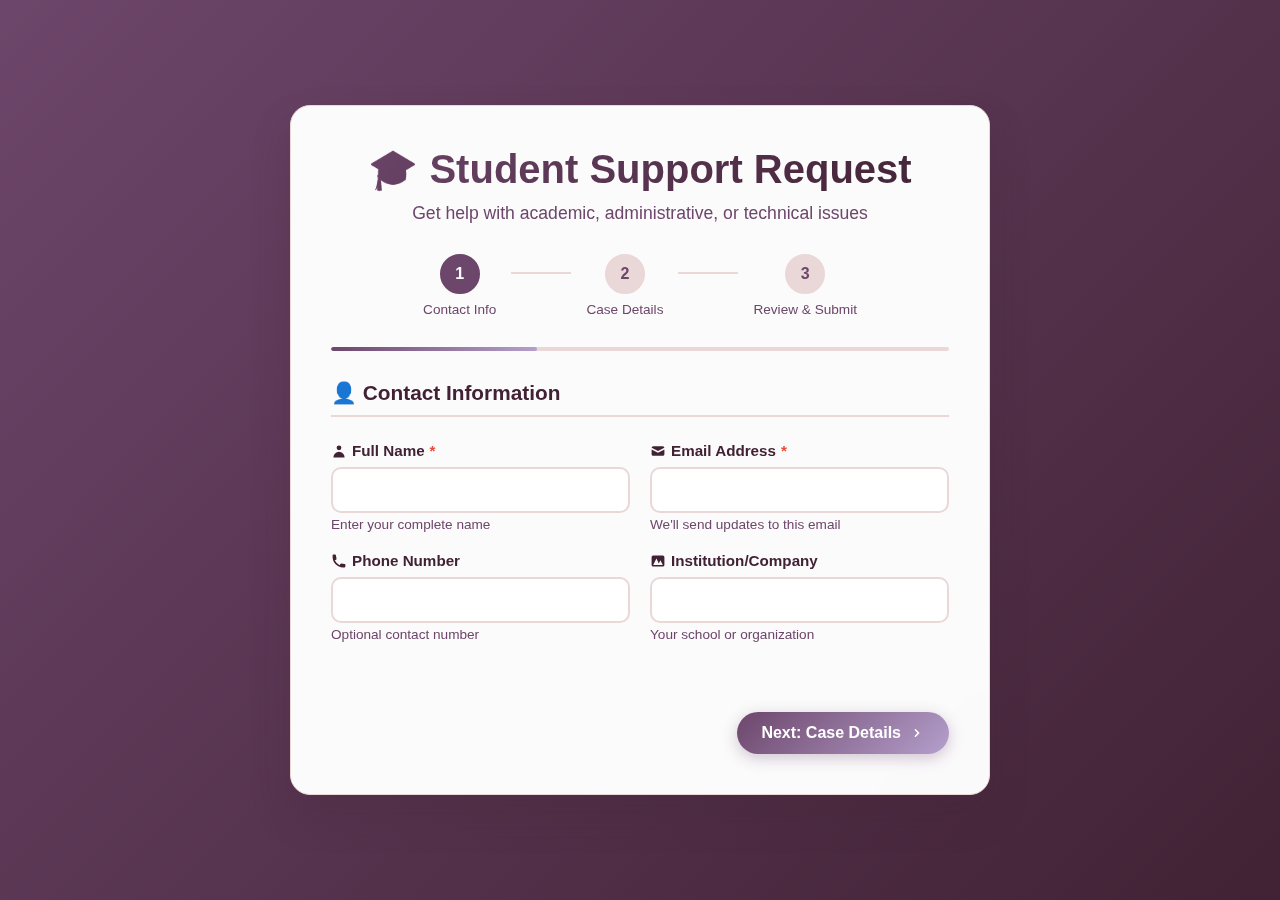
<file: index.html>
<!DOCTYPE html>
<html lang="en">
<head>
    <meta charset="UTF-8">
    <meta name="viewport" content="width=device-width, initial-scale=1.0">
    <title>Student Support Case Form</title>
    <link rel="stylesheet" href="style.css">
</head>
<body>
    <div class="container">
        <div class="header">
            <h1>🎓 Student Support Request</h1>
            <p>Get help with academic, administrative, or technical issues</p>
        </div>

        <!-- Step Indicator -->
        <div class="step-indicator">
            <div class="step active" data-step="1">
                <div class="step-number">1</div>
                <div class="step-title">Contact Info</div>
            </div>
            <div class="step-connector"></div>
            <div class="step" data-step="2">
                <div class="step-number">2</div>
                <div class="step-title">Case Details</div>
            </div>
            <div class="step-connector"></div>
            <div class="step" data-step="3">
                <div class="step-number">3</div>
                <div class="step-title">Review & Submit</div>
            </div>
        </div>

        <div class="progress-bar">
            <div class="progress-fill" id="progressFill"></div>
        </div>

        <form action="https://webto.salesforce.com/servlet/servlet.WebToCase?encoding=UTF-8&orgId=00DNS00000QWoKT" method="POST" id="caseForm">
            <input type="hidden" name="orgid" value="00DNS00000QWoKT">
            <input type="hidden" name="retURL" value="https://rykuzz.github.io/Beeversity-webToCase/success.html">
            <input type="hidden" id="external" name="external" value="1">

            <!-- Step 1: Contact Information -->
            <div class="form-step active" id="step1">
                <div class="form-section">
                    <div class="section-title">
                        👤 Contact Information
                    </div>
                    <div class="form-grid">
                        <div class="form-group">
                            <label for="name" class="required">
                                <svg class="icon" viewBox="0 0 20 20">
                                    <path d="M10 9a3 3 0 100-6 3 3 0 000 6zm-7 9a7 7 0 1114 0H3z"/>
                                </svg>
                                Full Name
                            </label>
                            <input type="text" id="name" name="name" maxlength="80" required>
                            <div class="field-info">Enter your complete name</div>
                        </div>

                        <div class="form-group">
                            <label for="email" class="required">
                                <svg class="icon" viewBox="0 0 20 20">
                                    <path d="M2.003 5.884L10 9.882l7.997-3.998A2 2 0 0016 4H4a2 2 0 00-1.997 1.884z"/>
                                    <path d="M18 8.118l-8 4-8-4V14a2 2 0 002 2h12a2 2 0 002-2V8.118z"/>
                                </svg>
                                Email Address
                            </label>
                            <input type="email" id="email" name="email" maxlength="80" required>
                            <div class="field-info">We'll send updates to this email</div>
                        </div>

                        <div class="form-group">
                            <label for="phone">
                                <svg class="icon" viewBox="0 0 20 20">
                                    <path d="M2 3a1 1 0 011-1h2.153a1 1 0 01.986.836l.74 4.435a1 1 0 01-.54 1.06l-1.548.773a11.037 11.037 0 006.105 6.105l.774-1.548a1 1 0 011.059-.54l4.435.74a1 1 0 01.836.986V17a1 1 0 01-1 1h-2C7.82 18 2 12.18 2 5V3z"/>
                                </svg>
                                Phone Number
                            </label>
                            <input type="text" id="phone" name="phone" maxlength="40">
                            <div class="field-info">Optional contact number</div>
                        </div>

                        <div class="form-group">
                            <label for="company">
                                <svg class="icon" viewBox="0 0 20 20">
                                    <path d="M4 3a2 2 0 00-2 2v10a2 2 0 002 2h12a2 2 0 002-2V5a2 2 0 00-2-2H4zm12 12H4l4-8 3 6 2-4 3 6z"/>
                                </svg>
                                Institution/Company
                            </label>
                            <input type="text" id="company" name="company" maxlength="80">
                            <div class="field-info">Your school or organization</div>
                        </div>

                    </div>
                </div>

                <div class="step-navigation">
                    <button type="button" class="nav-btn next-btn" id="nextStep1">
                        Next: Case Details 
                        <svg class="icon" viewBox="0 0 20 20">
                            <path d="M7.293 14.707a1 1 0 010-1.414L10.586 10 7.293 6.707a1 1 0 011.414-1.414l4 4a1 1 0 010 1.414l-4 4a1 1 0 01-1.414 0z"/>
                        </svg>
                    </button>
                </div>
            </div>

            <!-- Step 2: Case Details -->
            <div class="form-step" id="step2">
                <div class="form-section">
                    <div class="section-title">
                        🎯 Case Details
                    </div>
                    <div class="form-grid">
                        <div class="form-group">
                            <label for="recordType" class="required">Department Category</label>
                            <select id="recordType" name="recordType" required>
                                <option value="">Select department...</option>
                                <option value="012NS0000086hDl">📚 Academic & Student Affairs</option>
                                <option value="012NS0000086hC9">💰 Finance & Administration</option>
                                <option value="012NS0000086ez3">💻 IT Support Request</option>
                                <option value="012NS000006eYp7">📋 General Inquiry</option>
                            </select>
                            <div class="field-info">Choose the most relevant department</div>
                        </div>

                        <div class="form-group">
                            <label for="type" class="required">Request Type</label>
                            <select id="type" name="type" required>
                                <option value="">Select type...</option>
                                <option value="Question">❓ Question</option>
                                <option value="Problem">⚠️ Problem</option>
                                <option value="Request">📝 Request</option>
                                <option value="Payment Issue">💳 Payment Issue</option>
                                <option value="Grade Dispute">📊 Grade Dispute</option>
                                <option value="Guidance">🧭 Guidance</option>
                                <option value="Other">📋 Other</option>
                            </select>
                        </div>

                        <div class="form-group">
                            <label for="reason" class="required">Specific Issue</label>
                            <select id="reason" name="reason" required>
                                <option value="">Select issue...</option>
                                <optgroup label="🔐 Account & Access">
                                    <option value="Password Reset">Password Reset</option>
                                    <option value="Student Portal Access">Student Portal Access</option>
                                    <option value="Student ID Card Replacement">Student ID Card Replacement</option>
                                </optgroup>
                                <optgroup label="💻 Technical Support">
                                    <option value="Network Connectivity">Network Connectivity</option>
                                    <option value="Hardware Issue">Hardware Issue</option>
                                    <option value="Software Installation">Software Installation</option>
                                </optgroup>
                                <optgroup label="📚 Academic Services">
                                    <option value="Course Registration">Course Registration</option>
                                    <option value="Grade Inquiry">Grade Inquiry</option>
                                    <option value="Academic Advising">Academic Advising</option>
                                    <option value="Transcript Request">Transcript Request</option>
                                </optgroup>
                                <optgroup label="💰 Financial Services">
                                    <option value="Tuition Fee Inquiry">Tuition Fee Inquiry</option>
                                    <option value="Scholarship Application">Scholarship Application</option>
                                </optgroup>
                                <optgroup label="📋 Other">
                                    <option value="Other">Other</option>
                                </optgroup>
                            </select>
                        </div>

                        <div class="form-group">
                            <label for="priority" class="required">Priority Level</label>
                            <select id="priority" name="priority" required style="display: none;">
                                <option value="">Select priority...</option>
                                <option value="Critical">Critical</option>
                                <option value="Urgent">Urgent</option>
                                <option value="High">High</option>
                                <option value="Medium">Medium</option>
                                <option value="Normal">Normal</option>
                                <option value="Low">Low</option>
                            </select>
                            <div class="priority-badges">
                                <div class="priority-badge critical" data-value="Critical">🚨 Critical</div>
                                <div class="priority-badge urgent" data-value="Urgent">⚡ Urgent</div>
                                <div class="priority-badge high" data-value="High">🔴 High</div>
                                <div class="priority-badge medium" data-value="Medium">🟡 Medium</div>
                                <div class="priority-badge normal" data-value="Normal">🟢 Normal</div>
                                <div class="priority-badge low" data-value="Low">⚪ Low</div>
                            </div>
                        </div>

                        <div class="form-group full-width">
                            <label for="subject" class="required">
                                <svg class="icon" viewBox="0 0 20 20">
                                    <path d="M3 4a1 1 0 011-1h12a1 1 0 011 1v2a1 1 0 01-1 1H4a1 1 0 01-1-1V4zM3 10a1 1 0 011-1h6a1 1 0 011 1v6a1 1 0 01-1 1H4a1 1 0 01-1-1v-6zM14 9a1 1 0 00-1 1v6a1 1 0 001 1h2a1 1 0 001-1v-6a1 1 0 00-1-1h-2z"/>
                                </svg>
                                Subject
                            </label>
                            <input type="text" id="subject" name="subject" maxlength="80" placeholder="Brief summary of your issue..." required>
                        </div>

                        <div class="form-group full-width">
                            <label for="description" class="required">
                                <svg class="icon" viewBox="0 0 20 20">
                                    <path d="M3 5a2 2 0 012-2h10a2 2 0 012 2v8a2 2 0 01-2 2h-3.22l-2.32 2.32a1 1 0 01-1.42 0L5.72 15H5a2 2 0 01-2-2V5z"/>
                                </svg>
                                Detailed Description
                            </label>
                            <textarea name="description" id="description" placeholder="Please provide detailed information about your issue, including steps to reproduce, error messages, and any other relevant details..." required></textarea>
                            <div class="field-info">The more details you provide, the better we can help you</div>
                        </div>
                    </div>
                </div>

                <div class="step-navigation">
                    <button type="button" class="nav-btn back-btn" id="backStep2">
                        <svg class="icon" viewBox="0 0 20 20">
                            <path d="M12.707 5.293a1 1 0 010 1.414L9.414 10l3.293 3.293a1 1 0 01-1.414 1.414l-4-4a1 1 0 010-1.414l4-4a1 1 0 011.414 0z"/>
                        </svg>
                        Back
                    </button>
                    <button type="button" class="nav-btn next-btn" id="nextStep2">
                        Next: Review
                        <svg class="icon" viewBox="0 0 20 20">
                            <path d="M7.293 14.707a1 1 0 010-1.414L10.586 10 7.293 6.707a1 1 0 011.414-1.414l4 4a1 1 0 010 1.414l-4 4a1 1 0 01-1.414 0z"/>
                        </svg>
                    </button>
                </div>
            </div>

            <!-- Step 3: Review & Submit -->
            <div class="form-step" id="step3">
                <div class="form-section">
                    <div class="section-title">
                        📋 Review Your Information
                    </div>
                    
                    <div class="review-section">
                        <h4>Contact Information</h4>
                        <div class="review-grid">
                            <div class="review-item">
                                <strong>Name:</strong> <span id="review-name"></span>
                            </div>
                            <div class="review-item">
                                <strong>Email:</strong> <span id="review-email"></span>
                            </div>
                            <div class="review-item">
                                <strong>Phone:</strong> <span id="review-phone"></span>
                            </div>
                            <div class="review-item">
                                <strong>Institution:</strong> <span id="review-company"></span>
                            </div>
                        </div>
                    </div>

                    <div class="review-section">
                        <h4>Case Details</h4>
                        <div class="review-grid">
                            <div class="review-item">
                                <strong>Department:</strong> <span id="review-recordType"></span>
                            </div>
                            <div class="review-item">
                                <strong>Type:</strong> <span id="review-type"></span>
                            </div>
                            <div class="review-item">
                                <strong>Issue:</strong> <span id="review-reason"></span>
                            </div>
                            <div class="review-item">
                                <strong>Priority:</strong> <span id="review-priority"></span>
                            </div>
                            <div class="review-item full-width">
                                <strong>Subject:</strong> <span id="review-subject"></span>
                            </div>
                            <div class="review-item full-width">
                                <strong>Description:</strong> <span id="review-description"></span>
                            </div>
                        </div>
                    </div>
                </div>

                <div class="step-navigation">
                    <button type="button" class="nav-btn back-btn" id="backStep3">
                        <svg class="icon" viewBox="0 0 20 20">
                            <path d="M12.707 5.293a1 1 0 010 1.414L9.414 10l3.293 3.293a1 1 0 01-1.414 1.414l-4-4a1 1 0 010-1.414l4-4a1 1 0 011.414 0z"/>
                        </svg>
                        Back
                    </button>
                    <button type="submit" class="nav-btn submit-btn" id="submitBtn">
                        🚀 Submit Support Request
                    </button>
                </div>
            </div>
        </form>
    </div>

    <script src="script.js"></script>
</body>
</html>
</file>
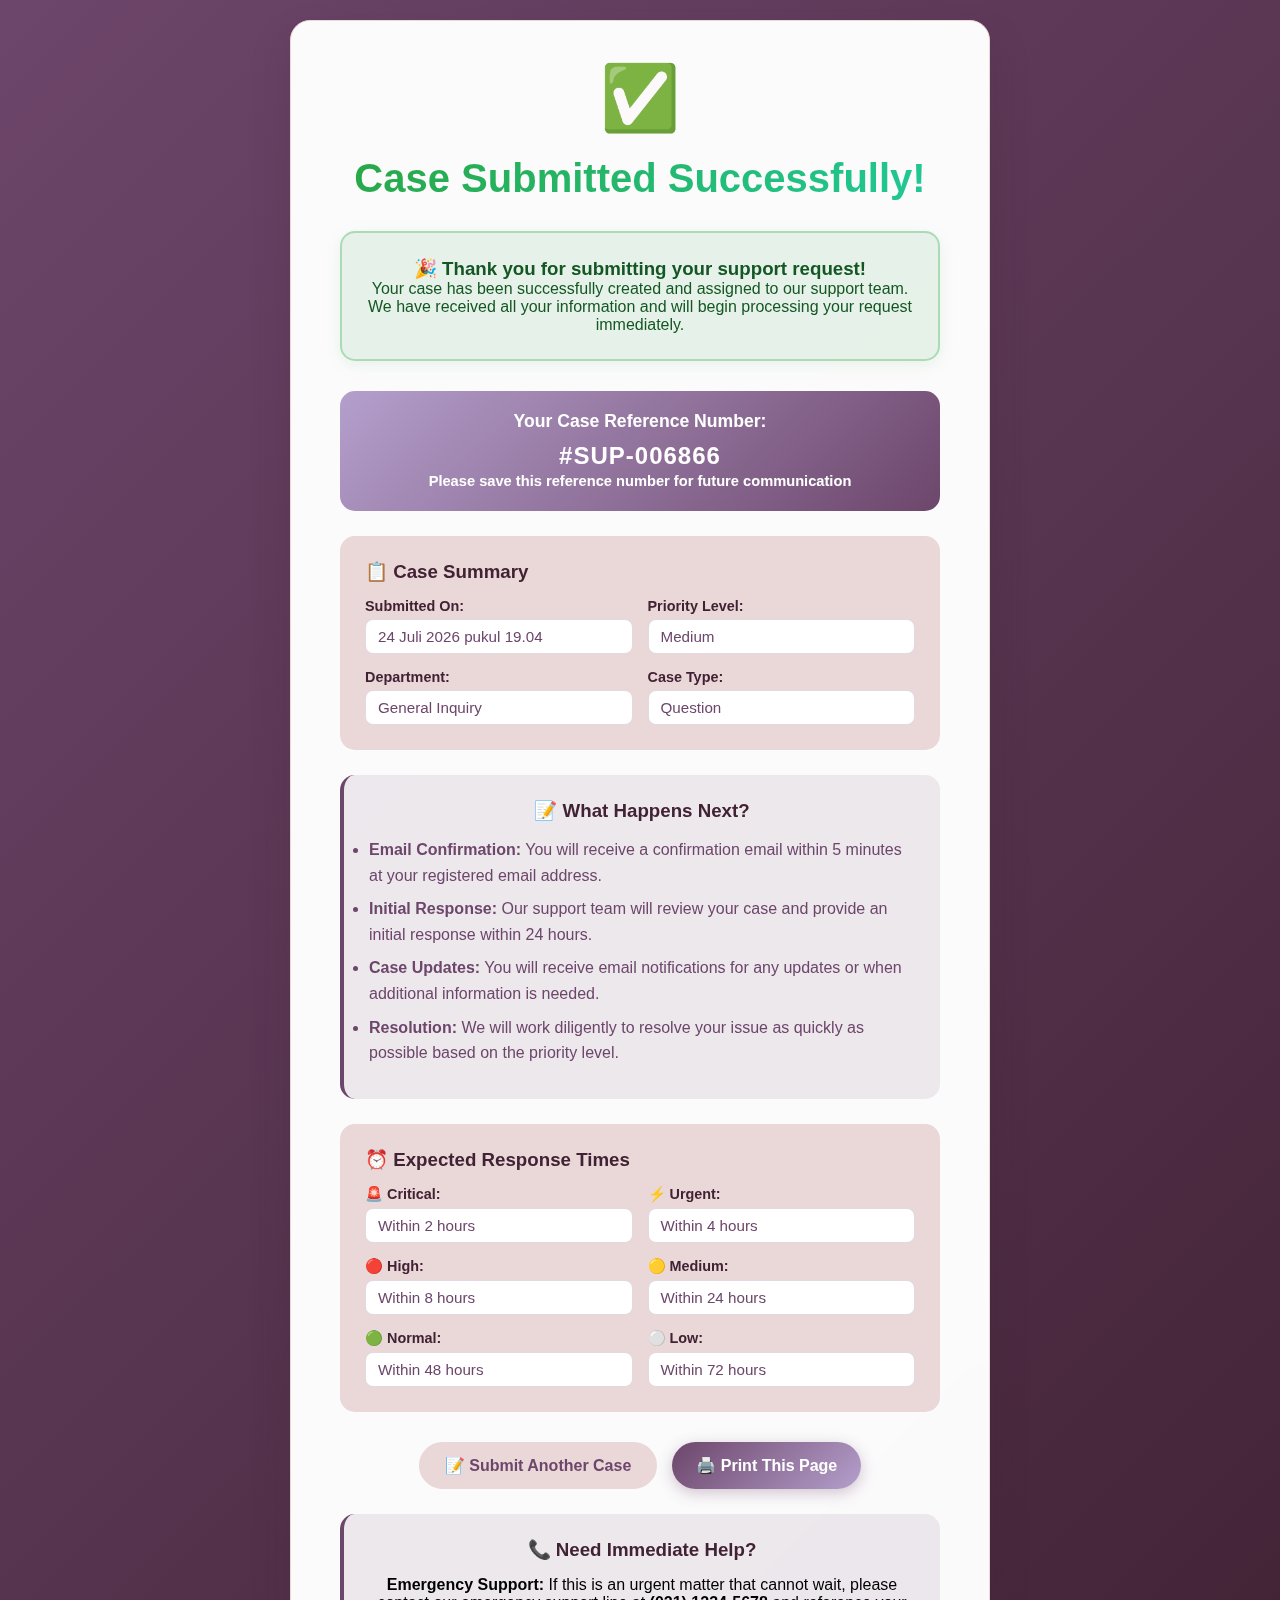
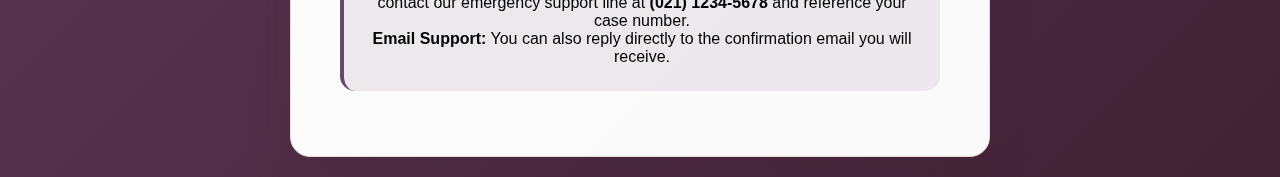
<file: success.html>
<!DOCTYPE html>
<html lang="en">
<head>
    <meta charset="UTF-8">
    <meta name="viewport" content="width=device-width, initial-scale=1.0">
    <title>Case Submitted Successfully - Student Support</title>
    <link rel="stylesheet" href="style.css">
    <style>
        /* Additional styles for success page */
        .success-container {
            text-align: center;
            max-width: 600px;
            margin: 0 auto;
        }

        .success-icon {
            font-size: 4rem;
            margin-bottom: 20px;
            animation: bounce 2s infinite;
        }

        .success-title {
            color: var(--dark-purple);
            font-size: 2.5rem;
            font-weight: 700;
            margin-bottom: 15px;
            background: linear-gradient(135deg, #28a745, #20c997);
            -webkit-background-clip: text;
            -webkit-text-fill-color: transparent;
            background-clip: text;
        }

        .success-message {
            background: rgba(40, 167, 69, 0.1);
            color: #155724;
            padding: 25px;
            border-radius: 15px;
            margin: 30px 0;
            border: 2px solid rgba(40, 167, 69, 0.3);
            box-shadow: 0 4px 15px rgba(40, 167, 69, 0.1);
        }

        .case-info {
            background: var(--pale-pink);
            padding: 25px;
            border-radius: 15px;
            margin: 25px 0;
            text-align: left;
        }

        .case-info h3 {
            color: var(--dark-purple);
            margin-bottom: 15px;
            display: flex;
            align-items: center;
            gap: 10px;
        }

        .info-grid {
            display: grid;
            grid-template-columns: 1fr 1fr;
            gap: 15px;
            margin-top: 15px;
        }

        .info-item {
            display: flex;
            flex-direction: column;
            gap: 5px;
        }

        .info-item strong {
            color: var(--dark-purple);
            font-size: 0.9rem;
        }

        .info-item span {
            color: var(--medium-purple);
            font-size: 0.95rem;
            padding: 8px 12px;
            background: var(--white);
            border-radius: 8px;
            border: 1px solid rgba(109, 70, 107, 0.2);
        }

        .next-steps {
            background: rgba(109, 70, 107, 0.1);
            padding: 25px;
            border-radius: 15px;
            margin: 25px 0;
            border-left: 4px solid var(--medium-purple);
        }

        .next-steps h3 {
            color: var(--dark-purple);
            margin-bottom: 15px;
        }

        .next-steps ul {
            text-align: left;
            color: var(--medium-purple);
            line-height: 1.6;
        }

        .next-steps li {
            margin-bottom: 8px;
        }

        .action-buttons {
            display: flex;
            gap: 15px;
            justify-content: center;
            margin-top: 30px;
            flex-wrap: wrap;
        }

        .action-btn {
            padding: 12px 24px;
            font-size: 1rem;
            font-weight: 600;
            border-radius: 25px;
            cursor: pointer;
            transition: all 0.3s ease;
            border: none;
            display: flex;
            align-items: center;
            gap: 8px;
            text-decoration: none;
            min-width: 180px;
            justify-content: center;
        }

        .primary-btn {
            background: linear-gradient(135deg, var(--medium-purple) 0%, var(--light-purple) 100%);
            color: var(--white);
            box-shadow: 0 4px 15px rgba(109, 70, 107, 0.3);
        }

        .secondary-btn {
            background: var(--pale-pink);
            color: var(--medium-purple);
            border: 2px solid var(--pale-pink);
        }

        .action-btn:hover {
            transform: translateY(-2px);
            box-shadow: 0 6px 20px rgba(109, 70, 107, 0.4);
        }

        .case-reference {
            background: linear-gradient(135deg, var(--light-purple) 0%, var(--medium-purple) 100%);
            color: var(--white);
            padding: 20px;
            border-radius: 15px;
            margin: 25px 0;
            font-size: 1.1rem;
            font-weight: 600;
        }

        .reference-number {
            font-size: 1.5rem;
            font-weight: 700;
            margin-top: 10px;
            letter-spacing: 1px;
        }

        @keyframes bounce {
            0%, 20%, 50%, 80%, 100% {
                transform: translateY(0);
            }
            40% {
                transform: translateY(-10px);
            }
            60% {
                transform: translateY(-5px);
            }
        }

        /* Responsive Design */
        @media (max-width: 768px) {
            .success-title {
                font-size: 2rem;
            }

            .info-grid {
                grid-template-columns: 1fr;
            }

            .action-buttons {
                flex-direction: column;
                align-items: center;
            }

            .action-btn {
                width: 100%;
                max-width: 300px;
            }
        }
    </style>
</head>
<body>
    <div class="container">
        <div class="success-container">
            <!-- Success Icon -->
            <div class="success-icon">✅</div>
            
            <!-- Success Title -->
            <h1 class="success-title">Case Submitted Successfully!</h1>
            
            <!-- Success Message -->
            <div class="success-message">
                <h3>🎉 Thank you for submitting your support request!</h3>
                <p>Your case has been successfully created and assigned to our support team. We have received all your information and will begin processing your request immediately.</p>
            </div>

            <!-- Case Reference -->
            <div class="case-reference">
                <div>Your Case Reference Number:</div>
                <div class="reference-number" id="caseReference">
                    #SUP-<span id="referenceNumber">000001</span>
                </div>
                <small>Please save this reference number for future communication</small>
            </div>

            <!-- Case Information -->
            <div class="case-info">
                <h3>
                    📋 Case Summary
                </h3>
                <div class="info-grid">
                    <div class="info-item">
                        <strong>Submitted On:</strong>
                        <span id="submissionDate">-</span>
                    </div>
                    <div class="info-item">
                        <strong>Priority Level:</strong>
                        <span id="casePriority">-</span>
                    </div>
                    <div class="info-item">
                        <strong>Department:</strong>
                        <span id="caseDepartment">-</span>
                    </div>
                    <div class="info-item">
                        <strong>Case Type:</strong>
                        <span id="caseType">-</span>
                    </div>
                </div>
            </div>

            <!-- Next Steps -->
            <div class="next-steps">
                <h3>📝 What Happens Next?</h3>
                <ul>
                    <li><strong>Email Confirmation:</strong> You will receive a confirmation email within 5 minutes at your registered email address.</li>
                    <li><strong>Initial Response:</strong> Our support team will review your case and provide an initial response within 24 hours.</li>
                    <li><strong>Case Updates:</strong> You will receive email notifications for any updates or when additional information is needed.</li>
                    <li><strong>Resolution:</strong> We will work diligently to resolve your issue as quickly as possible based on the priority level.</li>
                </ul>
            </div>

            <!-- Response Time Information -->
            <div class="case-info">
                <h3>
                    ⏰ Expected Response Times
                </h3>
                <div class="info-grid">
                    <div class="info-item">
                        <strong>🚨 Critical:</strong>
                        <span>Within 2 hours</span>
                    </div>
                    <div class="info-item">
                        <strong>⚡ Urgent:</strong>
                        <span>Within 4 hours</span>
                    </div>
                    <div class="info-item">
                        <strong>🔴 High:</strong>
                        <span>Within 8 hours</span>
                    </div>
                    <div class="info-item">
                        <strong>🟡 Medium:</strong>
                        <span>Within 24 hours</span>
                    </div>
                    <div class="info-item">
                        <strong>🟢 Normal:</strong>
                        <span>Within 48 hours</span>
                    </div>
                    <div class="info-item">
                        <strong>⚪ Low:</strong>
                        <span>Within 72 hours</span>
                    </div>
                </div>
            </div>

            <!-- Action Buttons -->
            <div class="action-buttons">
                <a href="index.html" class="action-btn secondary-btn">
                    📝 Submit Another Case
                </a>
                <a href="#" class="action-btn primary-btn" onclick="printPage()">
                    🖨️ Print This Page
                </a>
            </div>

            <!-- Contact Information -->
            <div class="next-steps">
                <h3>📞 Need Immediate Help?</h3>
                <p><strong>Emergency Support:</strong> If this is an urgent matter that cannot wait, please contact our emergency support line at <strong>(021) 1234-5678</strong> and reference your case number.</p>
                <p><strong>Email Support:</strong> You can also reply directly to the confirmation email you will receive.</p>
            </div>
        </div>
    </div>

    <script>
        // Generate case reference number
        function generateCaseReference() {
            const timestamp = Date.now();
            const random = Math.floor(Math.random() * 9999) + 1;
            return String(random).padStart(6, '0');
        }

        // Format current date
        function formatDate() {
            const now = new Date();
            return now.toLocaleString('id-ID', {
                year: 'numeric',
                month: 'long',
                day: 'numeric',
                hour: '2-digit',
                minute: '2-digit'
            });
        }

        // Load case information from URL parameters or localStorage
        function loadCaseInfo() {
            const urlParams = new URLSearchParams(window.location.search);
            
            // Set submission date
            document.getElementById('submissionDate').textContent = formatDate();
            
            // Set case reference number
            document.getElementById('referenceNumber').textContent = generateCaseReference();
            
            // Try to get case info from URL parameters
            const priority = urlParams.get('priority') || 'Medium';
            const department = urlParams.get('department') || 'General Inquiry';
            const type = urlParams.get('type') || 'Question';
            
            document.getElementById('casePriority').textContent = priority;
            document.getElementById('caseDepartment').textContent = department;
            document.getElementById('caseType').textContent = type;
        }

        // Print page function
        function printPage() {
            window.print();
        }

        // Auto-redirect after 5 minutes (optional)
        function setupAutoRedirect() {
            setTimeout(() => {
                if (confirm('Would you like to return to the main page?')) {
                    window.location.href = 'index.html';
                }
            }, 300000); // 5 minutes
        }

        // Initialize page
        document.addEventListener('DOMContentLoaded', function() {
            loadCaseInfo();
            // setupAutoRedirect(); // Uncomment if you want auto-redirect
            
            console.log('✅ Success page loaded successfully!');
        });
    </script>
</body>
</html>
</file>
<file: style.css>
/* Color Palette Variables */
:root {
    --white: #FFFFFF;
    --dark-purple: #412234;
    --medium-purple: #6D466B;
    --light-purple: #B49FCC;
    --pale-pink: #EAD7D7;
}

* {
    margin: 0;
    padding: 0;
    box-sizing: border-box;
}

body {
    font-family: 'Segoe UI', Tahoma, Geneva, Verdana, sans-serif;
    background: linear-gradient(135deg, var(--medium-purple) 0%, var(--dark-purple) 100%);
    min-height: 100vh;
    display: flex;
    align-items: center;
    justify-content: center;
    padding: 20px;
}

.container {
    background: rgba(255, 255, 255, 0.98);
    backdrop-filter: blur(10px);
    border-radius: 20px;
    box-shadow: 0 20px 40px rgba(65, 34, 52, 0.2);
    padding: 40px;
    width: 100%;
    max-width: 700px;
    animation: fadeInUp 0.6s ease-out;
    border: 1px solid var(--pale-pink);
}

@keyframes fadeInUp {
    from {
        opacity: 0;
        transform: translateY(30px);
    }
    to {
        opacity: 1;
        transform: translateY(0);
    }
}

/* Header Styles */
.header {
    text-align: center;
    margin-bottom: 30px;
}

.header h1 {
    color: var(--dark-purple);
    font-size: 2.5rem;
    font-weight: 700;
    margin-bottom: 10px;
    background: linear-gradient(135deg, var(--medium-purple), var(--dark-purple));
    -webkit-background-clip: text;
    -webkit-text-fill-color: transparent;
    background-clip: text;
}

.header p {
    color: var(--medium-purple);
    font-size: 1.1rem;
}

/* Step Indicator */
.step-indicator {
    display: flex;
    align-items: center;
    justify-content: center;
    margin-bottom: 30px;
    padding: 0 20px;
}

.step {
    display: flex;
    flex-direction: column;
    align-items: center;
    text-align: center;
    transition: all 0.3s ease;
}

.step-number {
    width: 40px;
    height: 40px;
    border-radius: 50%;
    background: var(--pale-pink);
    color: var(--medium-purple);
    display: flex;
    align-items: center;
    justify-content: center;
    font-weight: 600;
    margin-bottom: 8px;
    border: 2px solid var(--pale-pink);
    transition: all 0.3s ease;
}

.step-title {
    font-size: 0.85rem;
    color: var(--medium-purple);
    font-weight: 500;
}

.step.active .step-number {
    background: var(--medium-purple);
    color: var(--white);
    border-color: var(--medium-purple);
}

.step.completed .step-number {
    background: var(--light-purple);
    color: var(--white);
    border-color: var(--light-purple);
}

.step-connector {
    width: 60px;
    height: 2px;
    background: var(--pale-pink);
    margin: 0 15px;
    margin-bottom: 25px;
}

/* Progress Bar */
.progress-bar {
    width: 100%;
    height: 4px;
    background: var(--pale-pink);
    border-radius: 2px;
    margin-bottom: 30px;
    overflow: hidden;
}

.progress-fill {
    height: 100%;
    background: linear-gradient(90deg, var(--medium-purple), var(--light-purple));
    width: 33.33%;
    transition: width 0.3s ease;
    border-radius: 2px;
}

/* Form Steps */
.form-step {
    display: none;
    animation: slideInRight 0.3s ease-out;
}

.form-step.active {
    display: block;
}

@keyframes slideInRight {
    from {
        opacity: 0;
        transform: translateX(30px);
    }
    to {
        opacity: 1;
        transform: translateX(0);
    }
}

/* Form Layout */
.form-grid {
    display: grid;
    grid-template-columns: 1fr 1fr;
    gap: 20px;
    margin-bottom: 20px;
}

.form-group {
    display: flex;
    flex-direction: column;
}

.form-group.full-width {
    grid-column: 1 / -1;
}

/* Form Elements */
label {
    font-weight: 600;
    color: var(--dark-purple);
    margin-bottom: 8px;
    font-size: 0.95rem;
    display: flex;
    align-items: center;
    gap: 5px;
}

.required::after {
    content: "*";
    color: #e74c3c;
    font-weight: bold;
}

input[type="text"],
input[type="email"],
select,
textarea {
    padding: 12px 16px;
    border: 2px solid var(--pale-pink);
    border-radius: 10px;
    font-size: 1rem;
    transition: all 0.3s ease;
    background: rgba(255, 255, 255, 0.9);
    color: var(--dark-purple);
}

input[type="text"]:focus,
input[type="email"]:focus,
select:focus,
textarea:focus {
    outline: none;
    border-color: var(--medium-purple);
    box-shadow: 0 0 0 3px rgba(109, 70, 107, 0.1);
    transform: translateY(-2px);
}

/* Custom Select Styling */
select {
    cursor: pointer;
    appearance: none;
    background-image: url("data:image/svg+xml,%3csvg xmlns='http://www.w3.org/2000/svg' fill='none' viewBox='0 0 20 20'%3e%3cpath stroke='%236D466B' stroke-linecap='round' stroke-linejoin='round' stroke-width='1.5' d='M6 8l4 4 4-4'/%3e%3c/svg%3e");
    background-position: right 12px center;
    background-repeat: no-repeat;
    background-size: 16px;
    padding-right: 40px;
}

textarea {
    min-height: 120px;
    resize: vertical;
    font-family: inherit;
}

/* Priority Badges */
.priority-badges {
    display: grid;
    grid-template-columns: repeat(3, 1fr);
    gap: 8px;
    margin-top: 8px;
}

.priority-badge {
    padding: 10px 12px;
    border-radius: 20px;
    font-size: 0.8rem;
    font-weight: 600;
    cursor: pointer;
    transition: all 0.3s ease;
    border: 2px solid transparent;
    background: var(--pale-pink);
    color: var(--medium-purple);
    text-align: center;
    display: flex;
    align-items: center;
    justify-content: center;
    min-height: 44px;
}

.priority-badge:hover {
    transform: translateY(-2px);
    box-shadow: 0 4px 12px rgba(109, 70, 107, 0.2);
}

.priority-badge.active {
    background: var(--medium-purple);
    color: var(--white);
    border-color: var(--medium-purple);
}

.priority-badge.critical.active {
    background: #8B0000;
    border-color: #8B0000;
}

.priority-badge.urgent.active {
    background: #FF4500;
    border-color: #FF4500;
}

.priority-badge.high.active {
    background: #dc3545;
    border-color: #dc3545;
}

.priority-badge.medium.active {
    background: #ffc107;
    border-color: #ffc107;
    color: var(--dark-purple);
}

.priority-badge.normal.active {
    background: #28a745;
    border-color: #28a745;
}

.priority-badge.low.active {
    background: #6c757d;
    border-color: #6c757d;
}

/* Optgroup styling */
optgroup {
    font-weight: 600;
    color: var(--dark-purple);
    font-style: normal;
}

optgroup option {
    font-weight: 400;
    padding-left: 20px;
}

/* Helper Elements */
.field-info {
    font-size: 0.85rem;
    color: var(--medium-purple);
    margin-top: 4px;
}

.form-section {
    margin-bottom: 30px;
    padding-bottom: 20px;
}

.section-title {
    font-size: 1.3rem;
    font-weight: 600;
    color: var(--dark-purple);
    margin-bottom: 25px;
    display: flex;
    align-items: center;
    gap: 10px;
    padding-bottom: 10px;
    border-bottom: 2px solid var(--pale-pink);
}

.icon {
    width: 16px;
    height: 16px;
    fill: currentColor;
}

/* Review Section */
.review-section {
    background: var(--pale-pink);
    padding: 20px;
    border-radius: 15px;
    margin-bottom: 20px;
}

.review-section h4 {
    color: var(--dark-purple);
    margin-bottom: 15px;
    font-size: 1.1rem;
}

.review-grid {
    display: grid;
    grid-template-columns: 1fr 1fr;
    gap: 15px;
}

.review-item {
    display: flex;
    flex-direction: column;
    gap: 5px;
}

.review-item.full-width {
    grid-column: 1 / -1;
}

.review-item strong {
    color: var(--dark-purple);
    font-size: 0.9rem;
}

.review-item span {
    color: var(--medium-purple);
    font-size: 0.95rem;
    padding: 8px 12px;
    background: var(--white);
    border-radius: 8px;
    border: 1px solid rgba(109, 70, 107, 0.2);
}

/* Navigation Buttons */
.step-navigation {
    display: flex;
    justify-content: space-between;
    align-items: center;
    margin-top: 30px;
    gap: 15px;
}

.nav-btn {
    padding: 12px 24px;
    font-size: 1rem;
    font-weight: 600;
    border-radius: 25px;
    cursor: pointer;
    transition: all 0.3s ease;
    border: none;
    display: flex;
    align-items: center;
    gap: 8px;
    min-width: 120px;
    justify-content: center;
}

.next-btn,
.submit-btn {
    background: linear-gradient(135deg, var(--medium-purple) 0%, var(--light-purple) 100%);
    color: var(--white);
    box-shadow: 0 4px 15px rgba(109, 70, 107, 0.3);
    margin-left: auto;
}

.back-btn {
    background: var(--pale-pink);
    color: var(--medium-purple);
    border: 2px solid var(--pale-pink);
}

.nav-btn:hover {
    transform: translateY(-2px);
    box-shadow: 0 6px 20px rgba(109, 70, 107, 0.4);
}

.nav-btn:active {
    transform: translateY(0);
}

.nav-btn:disabled {
    opacity: 0.6;
    cursor: not-allowed;
    transform: none;
}

/* Error Message */
.error-message {
    background: rgba(231, 76, 60, 0.1);
    color: #c0392b;
    padding: 12px 16px;
    border-radius: 8px;
    margin-bottom: 20px;
    border: 1px solid rgba(231, 76, 60, 0.3);
    font-size: 0.9rem;
    animation: shake 0.5s ease-in-out;
}

@keyframes shake {
    0%, 100% { transform: translateX(0); }
    25% { transform: translateX(-5px); }
    75% { transform: translateX(5px); }
}

/* Responsive Design */
@media (max-width: 768px) {
    .container {
        padding: 30px 20px;
        margin: 10px;
    }

    .form-grid,
    .review-grid {
        grid-template-columns: 1fr;
        gap: 15px;
    }

    .header h1 {
        font-size: 2rem;
    }

    .priority-badges {
        flex-direction: column;
        gap: 8px;
    }

    .step-indicator {
        padding: 0 10px;
    }

    .step-connector {
        width: 40px;
        margin: 0 10px;
    }

    .step-title {
        font-size: 0.75rem;
    }

    .step-navigation {
        flex-direction: column-reverse;
        gap: 10px;
    }

    .nav-btn {
        width: 100%;
    }
}

@media (max-width: 480px) {
    .step-indicator {
        flex-direction: column;
        gap: 15px;
    }

    .step-connector {
        width: 2px;
        height: 30px;
        margin: 0;
    }

    .container {
        padding: 20px 15px;
    }

    .header h1 {
        font-size: 1.8rem;
    }

    .section-title {
        font-size: 1.1rem;
    }
}
</file>
